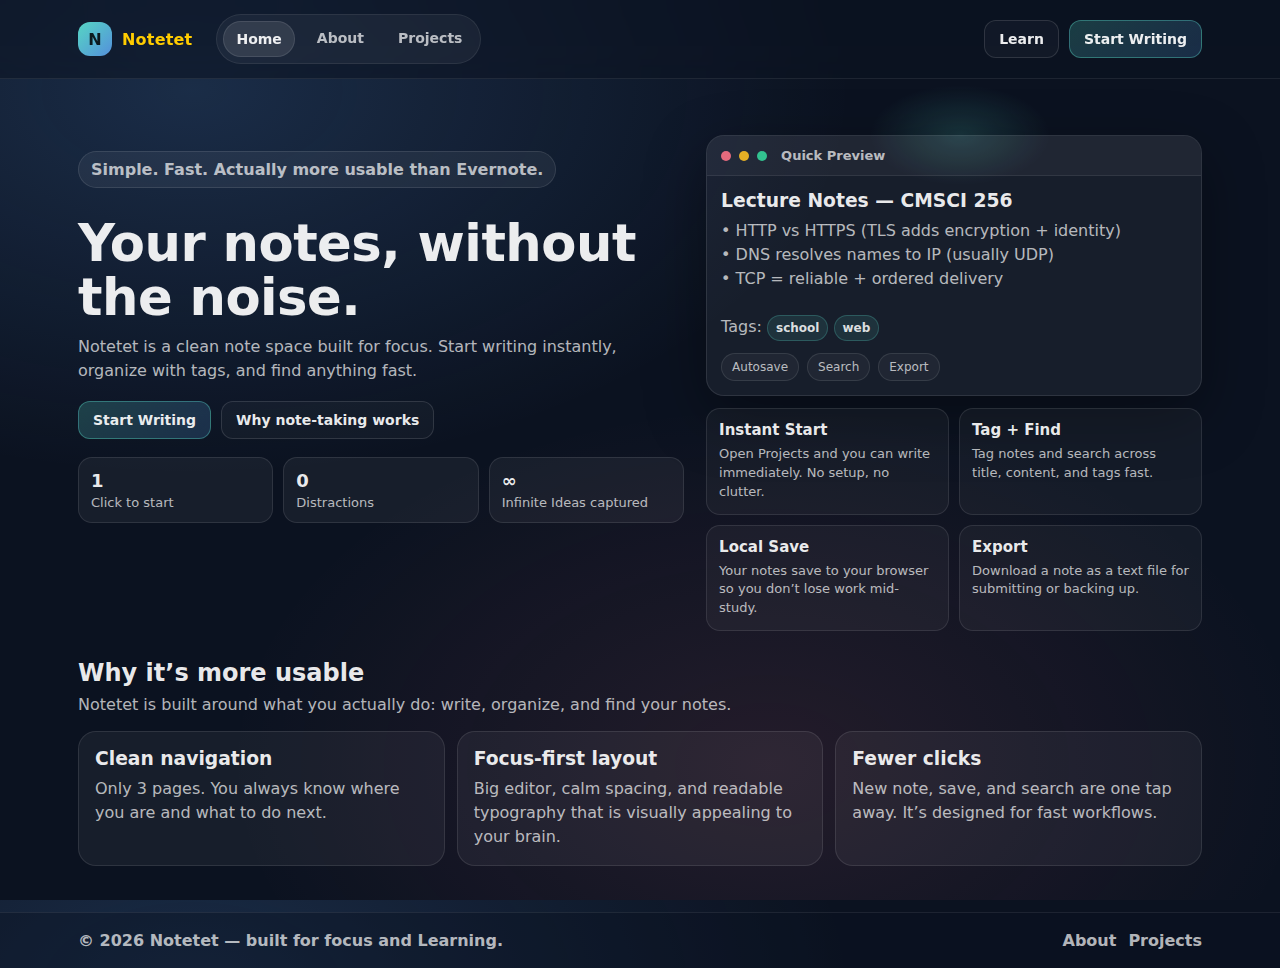
<file: index.html>
<!DOCTYPE html>
<html lang="en">
<head>
  <meta charset="UTF-8" />
  <meta name="viewport" content="width=device-width, initial-scale=1.0" />
  <title>Notetet | Home</title>
  <link rel="stylesheet" href="style.css" />
</head>

<body>
  <!--This part of the page contains the navigation bar with links to Home, About, 
  and Projects pages, as well as action buttons. -->
  <header class="site-header">
    <nav class="nav">

      <a class="brand" href="index.html">
        <span class="brand-mark">N</span>
        <span class="brand-name">Notetet</span>
      </a>

      <div class="nav-links">
        <a class="nav-link active" href="index.html">Home</a>
        <a class="nav-link" href="about.html">About</a>
        <a class="nav-link" href="projects.html">Projects</a>
      </div>

      <div class="nav-actions">
        <a class="btn btn-ghost" href="about.html">Learn</a>
        <a class="btn btn-primary" href="projects.html">Start Writing</a>
      </div>
   </nav>
  </header>


  <!--This is the main content of the homepage, including a hero section with a title, subtitle, 
  and a preview of the note-taking interface, as well as a section explaining why Notetet 
  is more usable than Evernote. -->
   <main class="container">
    <section class="hero">
      <div class="hero-left">
        <p class="pill">Simple. Fast. Actually more usable than Evernote.</p>
        <h1 class="hero-title">Your notes, without the noise.</h1>
        <p class="hero-subtitle">
          Notetet is a clean note space built for focus. Start writing instantly, organize with tags,
          and find anything fast.
        </p>

      <!-- This section contains the main call-to-action buttons and a preview of
           the note-taking interface, as well as some stats about the app. -->
        <div class="hero-actions">
          <a class="btn btn-primary" href="projects.html">Start Writing</a>
          <a class="btn btn-ghost" href="about.html">Why note-taking works</a>
        </div>

        <div class="hero-stats">
          <div class="stat">
            <div class="stat-num">1</div>
            <div class="stat-label">Click to start</div>
          </div>
          <div class="stat">
            <div class="stat-num">0</div>
            <div class="stat-label">Distractions</div>
          </div>
          <div class="stat">
            <div class="stat-num">∞</div>
            <div class="stat-label">Infinite Ideas captured</div>
          </div>
        </div>
      </div>

      <!--This part was just a desing feature I thought added visual 
      representation of my Idea for Notetet-->
      <div class="hero-right">
        <div class="preview-card">
          <div class="preview-top">
            <span class="dot dot-red"></span>
            <span class="dot dot-yellow"></span>
            <span class="dot dot-green"></span>
            <span class="preview-title">Quick Preview</span>
          </div>
          <div class="preview-body">
            <h3 class="preview-h">Lecture Notes — CMSCI 256</h3>
            <p class="preview-p">
              • HTTP vs HTTPS (TLS adds encryption + identity)<br/>
              • DNS resolves names to IP (usually UDP)<br/>
              • TCP = reliable + ordered delivery<br/>
              <br/>
              Tags: <span class="tag">school</span> <span class="tag">web</span>
            </p>
            <div class="preview-actions">
              <span class="mini-btn">Autosave</span>
              <span class="mini-btn">Search</span>
              <span class="mini-btn">Export</span>
            </div>
          </div>
        </div>

        <!-- This section contains a grid of features that highlight 
            the key benefits of using Notetet for note-taking. -->
        <div class="feature-grid">
          <article class="feature">
            <h3>Instant Start</h3>
            <p>Open Projects and you can write immediately. No setup, no clutter.</p>
          </article>
          <article class="feature">
            <h3>Tag + Find</h3>
            <p>Tag notes and search across title, content, and tags fast.</p>
          </article>
          <article class="feature">
            <h3>Local Save</h3>
            <p>Your notes save to your browser so you don’t lose work mid-study.</p>
          </article>
          <article class="feature">
            <h3>Export</h3>
            <p>Download a note as a text file for submitting or backing up.</p>
          </article>
        </div>
      </div>
    </section>

    <section class="section">
      <div class="section-head">
        <h2>Why it’s more usable</h2>
        <p>
          Notetet is built around what you actually do: write, organize, and find your notes.
        </p>
      </div>

      <!-- This section contains a series of cards that explain the design
       principles and features of Notetet, such as clean navigation, 
       focus-first layout, and fewer clicks. -->

      <div class="cards">
        <div class="card">
          <h3>Clean navigation</h3>
          <p>Only 3 pages. You always know where you are and what to do next.</p>
      </div>
        <div class="card">
          <h3>Focus-first layout</h3>
          <p>Big editor, calm spacing, and readable typography that is visually appealing to your brain.</p>
        </div>
        <div class="card">
          <h3>Fewer clicks</h3>
          <p>New note, save, and search are one tap away. It’s designed for fast workflows.</p>
        </div>
      </div>
    </section>
  </main>

      <!-- This is the footer of the page, containing copyright information 
      and links to the About and Projects pages. -->
  <footer class="footer">
    <div class="container footer-inner">
      <p>© <span id="year"></span> Notetet — built for focus and Learning.</p>
      <div class="footer-links">
        <a href="about.html">About</a>
        <a href="projects.html">Projects</a>
      </div>
    </div>
  </footer>

  <script>
    document.getElementById("year").textContent = new Date().getFullYear();
  </script>
</body>
</html>
</file>
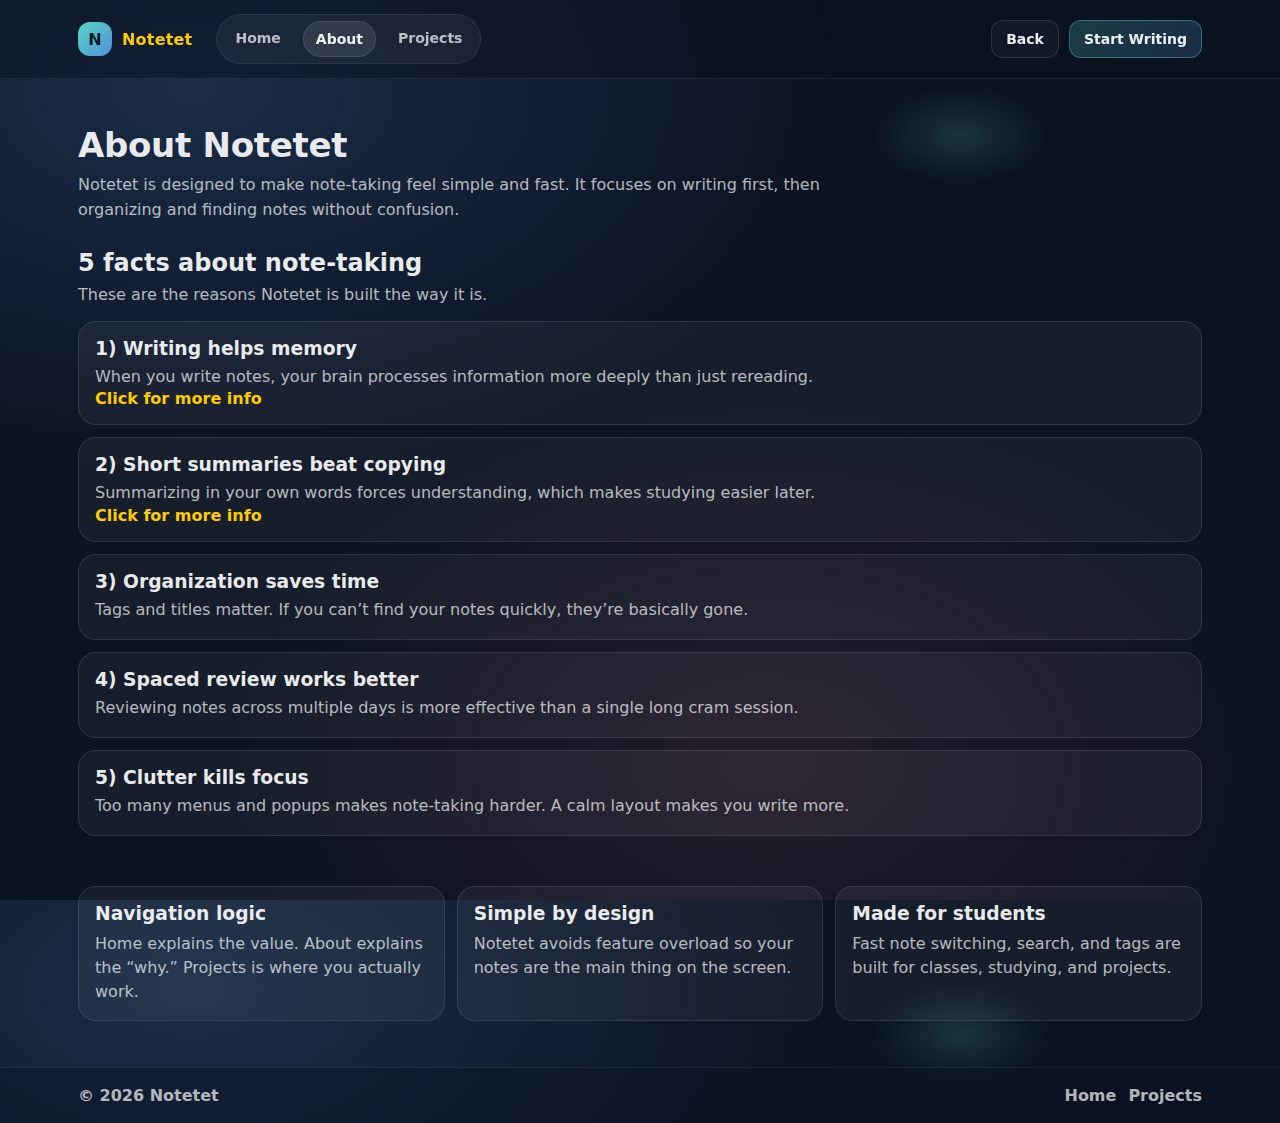
<file: about.html>
<!DOCTYPE html>
<html lang="en">
<head>
  <meta charset="UTF-8" />
  <meta name="viewport" content="width=device-width, initial-scale=1.0" />
  <title>Notetet | About</title>
  <link rel="stylesheet" href="style.css" />
</head>

<!--This page contains information about the design ratoinale 
and features of Notetet,as well as some facts about note-taking 
and how it can benefit users. It also includes links to external resources 
for further reading on the topic. The navigation bar and footer are consistent 
with the other pages for easy navigation.-->
<body>
  <header class="site-header">
    <nav class="nav">
      <a class="brand" href="index.html">
        <span class="brand-mark">N</span>
        <span class="brand-name">Notetet</span>
      </a>

      <div class="nav-links">
        <a class="nav-link" href="index.html">Home</a>
        <a class="nav-link active" href="about.html">About</a>
        <a class="nav-link" href="projects.html">Projects</a>
      </div>

      <div class="nav-actions">
        <a class="btn btn-ghost" href="index.html">Back</a>
        <a class="btn btn-primary" href="projects.html">Start Writing</a>
      </div>
    </nav>
  </header>

  <main class="container">
    <section class="page-head">
      <h1>About Notetet</h1>
      <p>
        Notetet is designed to make note-taking feel simple and fast. It focuses on writing first,
        then organizing and finding notes without confusion.
      </p>
    </section>

    <section class="section">
      <div class="section-head">
        <h2>5 facts about note-taking</h2>
        <p>These are the reasons Notetet is built the way it is.</p>
      </div>

      <div class="facts">
        <article class="fact">
          <h3>1) Writing helps memory</h3>
          <p>When you write notes, your brain processes information more deeply than just rereading.</p>
          <a href="https://medium.com/wttj-tech/why-taking-notes-can-be-beneficial-for-you-and-others-9337235ebf62" target="_blank" rel="noopener noreferrer">Click for more info</a></p>
        </article>

        <article class="fact">
          <h3>2) Short summaries beat copying</h3>
          <p>Summarizing in your own words forces understanding, which makes studying easier later.</p>
          <a href="https://owl.excelsior.edu/plagiarism/plagiarism-how-to-avoid-it/plagiarism-summarizing/" target="_blank" rel="noopener noreferrer">Click for more info</a></p>
        </article>

        <article class="fact">
          <h3>3) Organization saves time</h3>
          <p>Tags and titles matter. If you can’t find your notes quickly, they’re basically gone.</p>
        </article>

        <article class="fact">
          <h3>4) Spaced review works better</h3>
          <p>Reviewing notes across multiple days is more effective than a single long cram session.</p>
        </article>

        <article class="fact">
          <h3>5) Clutter kills focus</h3>
          <p>Too many menus and popups makes note-taking harder. A calm layout makes you write more.</p>
        </article>
      </div>
    </section>

    <section class="section">
      <div class="cards">
        <div class="card">
          <h3>Navigation logic</h3>
          <p>Home explains the value. About explains the “why.” Projects is where you actually work.</p>
        </div>
        <div class="card">
          <h3>Simple by design</h3>
          <p>Notetet avoids feature overload so your notes are the main thing on the screen.</p>
        </div>
        <div class="card">
          <h3>Made for students</h3>
          <p>Fast note switching, search, and tags are built for classes, studying, and projects.</p>
        </div>
      </div>
    </section>
  </main>

  <footer class="footer">
    <div class="container footer-inner">
      <p>© <span id="year"></span> Notetet</p>
      <div class="footer-links">
        <a href="index.html">Home</a>
        <a href="projects.html">Projects</a>
      </div>
    </div>
  </footer>

  <script>
    document.getElementById("year").textContent = new Date().getFullYear();
  </script>
</body>
</html>
</file>
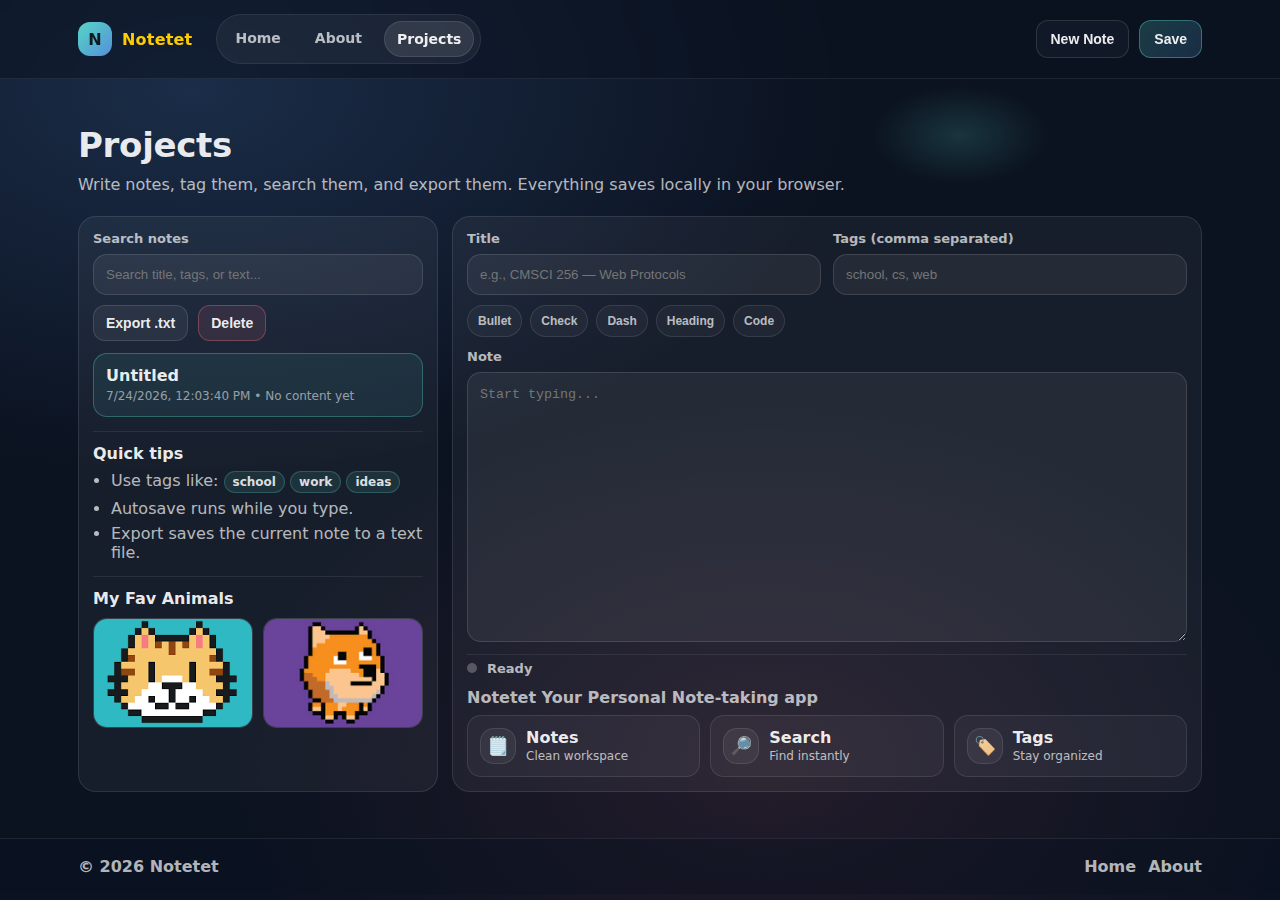
<file: projects.html>
<!DOCTYPE html>
<html lang="en">
<head>
  <meta charset="UTF-8" />
  <meta name="viewport" content="width=device-width, initial-scale=1.0" />
  <title>Notetet | Projects</title>
  <link rel="stylesheet" href="style.css" />
</head>

    <!--This page is the main workspace for users to create, edit, and manage their notes. 
       By far this page took the most time to design and implement. 
       It includes a sidebar for searching and listing notes, as well as an editor area for writing 
       and formatting notes. The navigation bar and footer are consistent with the other pages for easy 
       navigation. The page also includes buttons for creating new notes, saving, exporting, and deleting 
       notes, with appropriate event listeners in the script.js file to handle these actions. Additionally, 
      there are sections for quick tips and images to  enhance the user experience.-->
<body>
  <header class="site-header">
    <nav class="nav">
      <a class="brand" href="index.html">
        <span class="brand-mark">N</span>
        <span class="brand-name">Notetet</span>
      </a>

      <div class="nav-links">
        <a class="nav-link" href="index.html">Home</a>
        <a class="nav-link" href="about.html">About</a>
        <a class="nav-link active" href="projects.html">Projects</a>
      </div>

      <div class="nav-actions">
        <button class="btn btn-ghost" id="btnNewNote" type="button">New Note</button>
        <button class="btn btn-primary" id="btnSave" type="button">Save</button>
      </div>
    </nav>
  </header>

  <main class="container">
    <section class="page-head">
      <h1>Projects</h1>
      <p>Write notes, tag them, search them, and export them. Everything saves locally in your browser.</p>
    </section>

    <section class="workspace">

      <!-- Sidebar -->
      <aside class="sidebar">
        <div class="sidebar-top">
          <label class="field">
            <span class="field-label">Search notes</span>
            <input id="searchInput" class="input" type="text" placeholder="Search title, tags, or text..." />
          </label>

          <!-- Export and delete buttons for the active note, with event listeners
            in script.js to handle these actions. -->
          <div class="sidebar-actions">
            <button class="btn btn-small" id="btnExport" type="button">Export .txt</button>
            <button class="btn btn-small btn-danger" id="btnDelete" type="button">Delete</button>
          </div>
        </div>

        <div class="note-list" id="noteList" aria-label="Saved notes"></div>
        <div class="tips">

          <!-- This section provides quick tips for using the note-taking 
           interface in form of a list of bullet points!-->
          <p class="tips-title">Quick tips</p>
          <ul>
            <li>Use tags like: <span class="tag">school</span> <span class="tag">work</span> <span class="tag">ideas</span></li>
            <li>Autosave runs while you type.</li>
            <li>Export saves the current note to a text file.</li>
          </ul>
        </div>

        <!-- Sidebar Images -->
        <div class="sidebar-images" aria-label="Notetet images">
          <p class="tips-title">My Fav Animals</p>
          <div class="sidebar-image-grid">
            <img src="images/image1.png" alt="Notetet preview image 1" class="sidebar-image" />
            <img src="images/image2.png" alt="Notetet preview image 2" class="sidebar-image" />
          </div>
        </div>

      </aside>

      <!-- Editor -->
      <section class="editor">
        <div class="editor-head">
          <div class="editor-fields">
            <label class="field">
              <span class="field-label">Title</span>
              <input id="titleInput" class="input" type="text" placeholder="e.g., CMSCI 256 — Web Protocols" />
            </label>

            <label class="field">
              <span class="field-label">Tags (comma separated)</span>
              <input id="tagsInput" class="input" type="text" placeholder="school, cs, web" />
            </label>
          </div>

           <!-- Added predefined buttons just for fun -->
          <div class="toolbar" role="toolbar" aria-label="Editor toolbar">
            <button class="tool" data-insert="• " type="button">Bullet</button>
            <button class="tool" data-insert="✅ " type="button">Check</button>
            <button class="tool" data-insert="— " type="button">Dash</button>
            <button class="tool" data-insert="## " type="button">Heading</button>
            <button class="tool" data-insert="```" type="button">Code</button>
          </div>
        </div>

         <!-- The main textarea for writing notes, with a placeholder to guide users. 
              The toolbar buttons insert predefined text snippets honestly jsut for fun! -->
        <label class="field">
          <span class="field-label">Note</span>
          <textarea id="contentInput" class="textarea" placeholder="Start typing..."></textarea>
        </label>


        <!-- This section contains a visual status indicator for saving notes, 
       as well as a text status message. The saveDot changes color based on the 
       saving status (e.g., red for unsaved changes,green for saved), and the statusText 
       provides feedback to the user about the current state of their notes (e.g., "Saving...", "Saved", "Error"). -->
        <div class="editor-bottom">
          <div class="status">
            <span class="status-dot" id="saveDot" aria-hidden="true"></span>
            <span id="statusText">Ready</span>
          </div>
          
          <!--Just some extra info under the textarea and status indicator-->
          <div class="images">
            <p class="images-title">Notetet Your Personal Note-taking app</p>
            <div class="img-row">
              <div class="img-card">
                <div class="img-icon">🗒️</div>
                <div>
                  <p class="img-label">Notes</p>
                  <p class="img-sub">Clean workspace</p>
                </div>
              </div>
              <div class="img-card">
                <div class="img-icon">🔎</div>
                <div>
                  <p class="img-label">Search</p>
                  <p class="img-sub">Find instantly</p>
                </div>
              </div>
              <div class="img-card">
                <div class="img-icon">🏷️</div>
                <div>
                  <p class="img-label">Tags</p>
                  <p class="img-sub">Stay organized</p>
                </div>
              </div>
            </div>
          </div>
        </div>

      </section>
    </section>
  </main>

  <!-- The footer contains copyright information and links to the Home and About 
   pages for easy navigation. -->
  <footer class="footer">
    <div class="container footer-inner">
      <p>© <span id="year"></span> Notetet</p>
      <div class="footer-links">
        <a href="index.html">Home</a>
        <a href="about.html">About</a>
      </div>
    </div>
  </footer>

  <script src="script.js"></script>
  <script>
    document.getElementById("year").textContent = new Date().getFullYear();
  </script>
</body>
</html>
</file>
<file: style.css>
/* Notetet styling */

/* 
  - I went with a Dark theme with teal and blue accents
  - Clean, design with rounded corners and subtle shadows
  - Responsive layout for desktop (future enhancement: dark/light mode toggle)
*/

/* The Color palette and design tokens*/
:root{
  --bg: #0b1220;
  --panel: rgba(255,255,255,0.06);
  --panel2: rgba(255,255,255,0.08);
  --border: rgba(255,255,255,0.12);
  --text: rgba(255,255,255,0.92);
  --muted: rgba(255,255,255,0.70);
  --muted2: rgba(255,255,255,0.55);
  --accent: #5eead4; 
  --accent2: #60a5fa; 
  --danger: #fb7185;
  --shadow: 0 20px 60px rgba(0,0,0,0.35);
  --radius: 18px;
  --radius2: 14px;
  --maxw: 1160px;
  --font: ui-sans-serif, system-ui, -apple-system, Segoe UI, Roboto, Arial, "Apple Color Emoji", "Segoe UI Emoji";
}

/* Global resets and base styles */
*{ box-sizing: border-box; }
html, body{ height: 100%; }
body{
  margin: 0;
  font-family: var(--font);
  color: var(--text);
  background:
    radial-gradient(1200px 700px at 15% 10%, rgba(96,165,250,0.18), transparent 55%),
    radial-gradient(900px 500px at 75% 15%, rgba(94,234,212,0.16), transparent 10%),
    radial-gradient(900px 600px at 60% 85%, rgba(251,113,133,0.10), transparent 60%),
    var(--bg);
}

/* Utility classes */
a{ color: inherit; text-decoration: none; }
.container{ max-width: var(--maxw); margin: 0 auto; padding: 28px 18px; }

/* Header and Navigation */
.site-header{
  position: sticky;
  top: 0;
  z-index: 50;
  backdrop-filter: blur(14px);
  background: rgba(11,18,32,0.55);
  border-bottom: 1px solid rgba(255,255,255,0.08);
}

/* Navigation styles */
.nav{
  max-width: var(--maxw);
  margin: 0 auto;
  display: flex;
  align-items: center;
  gap: 14px;
  padding: 14px 18px;
}

/* Brand styles */
.brand{
  display: inline-flex;
  align-items: center;
  gap: 10px;
  font-weight: 800;
  letter-spacing: 0.2px;
}

/* Brand mark with gradient background */
.brand-mark{
  width: 34px; height: 34px;
  display: grid; place-items: center;
  border-radius: 12px;
  background: linear-gradient(135deg, rgba(94,234,212,0.9), rgba(96,165,250,0.85));
  color: rgba(0,0,0,0.85);
  font-weight: 900;
}
.brand-name{ font-size: 16px; }

/* Navigation links */
.nav-links{
  display: flex;
  gap: 10px;
  margin-left: 10px;
  padding: 6px;
  border-radius: 999px;
  background: rgba(255,255,255,0.05);
  border: 1px solid rgba(255,255,255,0.08);
}
.nav-link{
  padding: 9px 12px;
  border-radius: 999px;
  color: var(--muted);
  font-weight: 650;
  font-size: 14px;
}
.nav-link:hover{ background: rgba(255,255,255,0.06); color: var(--text); }
.nav-link.active{
  background: rgba(255,255,255,0.10);
  color: var(--text);
  border: 1px solid rgba(255,255,255,0.10);
}

/* Navigation actions (the buttons on the right) */
.nav-actions{
  margin-left: auto;
  display: flex;
  gap: 10px;
  align-items: center;
}

/* Button styles */
.btn{
  border: 1px solid rgba(255,255,255,0.12);
  background: rgba(255,255,255,0.06);
  color: var(--text);
  padding: 10px 14px;
  border-radius: 12px;
  cursor: pointer;
  font-weight: 700;
  font-size: 14px;
  transition: transform 120ms ease, background 120ms ease, border 120ms ease;
}

/* Subtle hover and active effects for buttons */
.btn:hover{ background: rgba(255,255,255,0.09); transform: translateY(-1px); }
.btn:active{ transform: translateY(0); }
.btn-primary{
  border-color: rgba(94,234,212,0.35);
  background: linear-gradient(135deg, rgba(94,234,212,0.20), rgba(96,165,250,0.18));
}
.btn-ghost{ background: rgba(255,255,255,0.03); }
.btn-small{ padding: 9px 12px; border-radius: 12px; font-weight: 750; }
.btn-danger{
  border-color: rgba(251,113,133,0.35);
  background: rgba(251,113,133,0.10);
}
.btn-danger:hover{ background: rgba(251,113,133,0.14); }

/* Hero section styles */
.hero{
  display: grid;
  grid-template-columns: 1.1fr 0.9fr;
  gap: 22px;
  align-items: start;
  padding: 28px 0 10px;
}

/* Pill style for categories or tags */
.pill{
  display: inline-flex;
  align-items: center;
  gap: 8px;
  padding: 8px 12px;
  border-radius: 999px;
  background: rgba(255,255,255,0.06);
  border: 1px solid rgba(255,255,255,0.10);
  color: var(--muted);
  font-weight: 700;
  width: fit-content;
}

/* Hero content styles */
.hero-title{
  font-size: clamp(34px, 4vw, 54px);
  line-height: 1.06;
  margin: 12px 0 10px;
  letter-spacing: -0.5px;
}

/* Subtle styling for hero subtitle */
.hero-subtitle{
  color: var(--muted);
  font-size: 16px;
  line-height: 1.5;
  margin: 0 0 18px;
  max-width: 54ch;
}
.hero-actions{ display: flex; gap: 10px; flex-wrap: wrap; }

/* Stats section in hero */
.hero-stats{
  display: grid;
  grid-template-columns: repeat(3, minmax(0,1fr));
  gap: 10px;
  margin-top: 18px;
}
.stat{
  border-radius: var(--radius2);
  border: 1px solid rgba(255,255,255,0.10);
  background: rgba(255,255,255,0.05);
  padding: 12px;
}
.stat-num{
  font-weight: 900;
  font-size: 18px;
}
.stat-label{
  color: var(--muted);
  font-size: 13px;
  margin-top: 4px;
}

/* Preview card styles */
.preview-card{
  border-radius: var(--radius);
  border: 1px solid rgba(255,255,255,0.10);
  background: rgba(255,255,255,0.05);
  box-shadow: var(--shadow);
  overflow: hidden;
}
.preview-top{
  display: flex;
  align-items: center;
  gap: 8px;
  padding: 12px 14px;
  border-bottom: 1px solid rgba(255,255,255,0.08);
  background: rgba(255,255,255,0.04);
}

/* Colored status dots (used for note status and categories.) */
.dot{ width: 10px; height: 10px; border-radius: 999px; opacity: 0.9; }
.dot-red{ background: #fb7185; }
.dot-yellow{ background: #fbbf24; }
.dot-green{ background: #34d399; }
.preview-title{ margin-left: 6px; color: var(--muted); font-weight: 700; font-size: 13px; }

.preview-body{ padding: 14px; }
.preview-h{ margin: 0 0 8px; }
.preview-p{ margin: 0; color: var(--muted); line-height: 1.5; }
.preview-actions{ display: flex; gap: 8px; margin-top: 12px; flex-wrap: wrap; }
.mini-btn{
  font-size: 12px;
  color: var(--muted);
  padding: 6px 10px;
  border-radius: 999px;
  border: 1px solid rgba(255,255,255,0.10);
  background: rgba(255,255,255,0.04);
}

/* Tag styles (used for note tags and categories) */
.tag{
  display: inline-flex;
  padding: 3px 8px;
  border-radius: 999px;
  border: 1px solid rgba(94,234,212,0.22);
  background: rgba(94,234,212,0.10);
  color: rgba(255,255,255,0.85);
  font-size: 12px;
  font-weight: 700;
}

/* Feature grid styles (used for listing app features or project highlights) */
.feature-grid{
  display: grid;
  grid-template-columns: repeat(2, minmax(0,1fr));
  gap: 10px;
  margin-top: 12px;
}
.feature{
  border-radius: var(--radius2);
  border: 1px solid rgba(255,255,255,0.10);
  background: rgba(255,255,255,0.04);
  padding: 12px;
}
.feature h3{ margin: 0 0 6px; font-size: 15px; }
.feature p{ margin: 0; color: var(--muted); font-size: 13px; line-height: 1.45; }

.section{ padding: 18px 0; }
.section-head h2{ margin: 0 0 6px; }
.section-head p{ margin: 0; color: var(--muted); max-width: 68ch; line-height: 1.5; }

.cards{
  display: grid;
  grid-template-columns: repeat(3, minmax(0,1fr));
  gap: 12px;
  margin-top: 14px;
}
.card{
  border-radius: var(--radius);
  border: 1px solid rgba(255,255,255,0.10);
  background: rgba(255,255,255,0.05);
  padding: 16px;
}
.card h3{ margin: 0 0 8px; }
.card p{ margin: 0; color: var(--muted); line-height: 1.5; }

.page-head{
  padding: 18px 0 8px;
}
.page-head h1{ margin: 0 0 8px; font-size: 34px; letter-spacing: -0.3px; }
.page-head p{ margin: 0; color: var(--muted); max-width: 80ch; line-height: 1.55; }

/* Facts section */
.facts{
  display: grid;
  gap: 12px;
  margin-top: 14px;
}
.fact{
  border-radius: var(--radius);
  border: 1px solid rgba(255,255,255,0.10);
  background: rgba(255,255,255,0.05);
  padding: 16px;
}
.fact h3{ margin: 0 0 6px; }
.fact p{ margin: 0; color: var(--muted); line-height: 1.55; }

.workspace{
  display: grid;
  grid-template-columns: 360px 1fr;
  gap: 14px;
  padding: 10px 0 18px;
}

/* Sidebar styles (note list and project navigation) */
.sidebar{
  border-radius: var(--radius);
  border: 1px solid rgba(255,255,255,0.10);
  background: rgba(255,255,255,0.05);
  padding: 14px;
  min-height: 560px;
}
.sidebar-top{ display: grid; gap: 10px; }

.sidebar-actions{
  display: flex;
  gap: 10px;
  flex-wrap: wrap;
}

/* Note list styles */
.note-list{
  margin-top: 12px;
  display: grid;
  gap: 10px;
}
.note-item{
  border-radius: 14px;
  border: 1px solid rgba(255,255,255,0.10);
  background: rgba(255,255,255,0.04);
  padding: 12px;
  cursor: pointer;
  transition: background 120ms ease, transform 120ms ease;
}
.note-item:hover{ background: rgba(255,255,255,0.07); transform: translateY(-1px); }
.note-item.active{ border-color: rgba(94,234,212,0.30); background: rgba(94,234,212,0.08); }
.note-title{ font-weight: 800; margin: 0 0 4px; }
.note-meta{ margin: 0; color: var(--muted2); font-size: 12px; line-height: 1.3; }
.note-tags{ margin-top: 8px; display: flex; gap: 6px; flex-wrap: wrap; }

/* Tips and guidelines section (used for note-taking tips or project guidelines) */
.tips{
  margin-top: 14px;
  padding-top: 12px;
  border-top: 1px solid rgba(255,255,255,0.08);
  color: var(--muted);
}
.tips-title{ margin: 0 0 8px; font-weight: 800; color: var(--text); }
.tips ul{ margin: 0; padding-left: 18px; }
.tips li{ margin: 6px 0; }

/* Editor styles */
.editor{
  border-radius: var(--radius);
  border: 1px solid rgba(255,255,255,0.10);
  background: rgba(255,255,255,0.05);
  padding: 14px;
  min-height: 560px;
  display: grid;
  gap: 12px;
}
.editor-head{
  display: grid;
  gap: 10px;
}
.editor-fields{
  display: grid;
  grid-template-columns: 1fr 1fr;
  gap: 12px;
}

/* Form field styles */
.field{ display: grid; gap: 8px; }
.field-label{
  color: var(--muted);
  font-size: 13px;
  font-weight: 750;
}
.input, .textarea{
  width: 100%;
  border-radius: 14px;
  border: 1px solid rgba(255,255,255,0.12);
  background: rgba(255,255,255,0.06);
  color: var(--text);
  padding: 12px 12px;
  outline: none;
}
.input:focus, .textarea:focus{
  border-color: rgba(96,165,250,0.35);
  box-shadow: 0 0 0 4px rgba(96,165,250,0.12);
}
.textarea{
  min-height: 270px;
  resize: vertical;
  line-height: 1.5;
  font-family: ui-monospace, SFMono-Regular, Menlo, Monaco, Consolas, "Liberation Mono", "Courier New", monospace;
}

/* Toolbar styles (used for note editing actions like formatting and inserting elements) */
.toolbar{
  display: flex;
  gap: 8px;
  flex-wrap: wrap;
}
.tool{
  border-radius: 999px;
  border: 1px solid rgba(255,255,255,0.10);
  background: rgba(255,255,255,0.04);
  color: var(--muted);
  padding: 8px 10px;
  cursor: pointer;
  font-weight: 800;
  font-size: 12px;
}
.tool:hover{ background: rgba(255,255,255,0.07); color: var(--text); }

/* Editor bottom section for status indicators and additional actions */
.editor-bottom{
  display: grid;
  gap: 12px;
  padding-top: 6px;
  border-top: 1px solid rgba(255,255,255,0.08);
}
.status{
  display: inline-flex;
  align-items: center;
  gap: 10px;
  color: var(--muted);
  font-weight: 750;
  font-size: 13px;
}
.status-dot{
  width: 10px; height: 10px; border-radius: 999px;
  background: rgba(255,255,255,0.25);
}
.status-dot.saving{ background: #fbbf24; }
.status-dot.saved{ background: #34d399; }

.images-title{ margin: 0 0 8px; color: var(--muted); font-weight: 800; }
.img-row{ display: grid; grid-template-columns: repeat(3, minmax(0,1fr)); gap: 10px; }
.img-card{
  display: flex;
  gap: 10px;
  border-radius: var(--radius2);
  border: 1px solid rgba(255,255,255,0.10);
  background: rgba(255,255,255,0.04);
  padding: 12px;
}
.img-icon{
  width: 36px; height: 36px;
  display: grid; place-items: center;
  border-radius: 14px;
  background: rgba(255,255,255,0.06);
  border: 1px solid rgba(255,255,255,0.10);
  font-size: 18px;
}
.img-label{ margin: 0; font-weight: 900; }
.img-sub{ margin: 2px 0 0; color: var(--muted); font-size: 12px; }

.footer{
  border-top: 1px solid rgba(255,255,255,0.08);
  background: rgba(11,18,32,0.40);
}
.footer-inner{
  display: flex;
  align-items: center;
  justify-content: space-between;
  gap: 12px;
  padding: 18px 18px;
}
.footer p{ margin: 0; color: var(--muted); font-weight: 650; }
.footer-links{ display: flex; gap: 12px; }
.footer-links a{ color: var(--muted); font-weight: 650; }
.footer-links a:hover{ color: var(--text); }

@media (max-width: 980px){
  .hero{ grid-template-columns: 1fr; }
  .cards{ grid-template-columns: 1fr; }
  .workspace{ grid-template-columns: 1fr; }
  .editor-fields{ grid-template-columns: 1fr; }
  .img-row{ grid-template-columns: 1fr; }
  .nav-links{ display: none; }
}

/* Styling for Links */
a {
    color: #ffcc00;
    text-decoration: none;
    font-weight: bold;
}

/* Sidebar images block (Projects page) */
.sidebar-images{
  margin-top: 14px;
  padding-top: 12px;
  border-top: 1px solid rgba(255,255,255,0.08);
}

/* Grid layout for images in the sidebar */
.sidebar-image-grid{
  display: grid;
  grid-template-columns: 1fr 1fr;
  gap: 10px;
  margin-top: 10px;
}

/* Image styling with hover effects */
.sidebar-image{
  width: 100%;
  height: 110px;              /* controls image size  (dont forget)*/
  object-fit: cover;
  border-radius: 14px;
  border: 1px solid rgba(255,255,255,0.12);
  background: rgba(255,255,255,0.04);
  transition: transform 140ms ease, box-shadow 140ms ease, border 140ms ease;
}

/* Subtle hover effect to lift the image and add a shadow */
.sidebar-image:hover{
  transform: translateY(-2px);
  box-shadow: 0 14px 30px rgba(0,0,0,0.35);
  border-color: rgba(96,165,250,0.30);
}

/* Responsive adjustments for sidebar images on smaller screens */
@media (max-width: 980px){
  .sidebar-image{
    height: 140px;
  }
}
</file>
